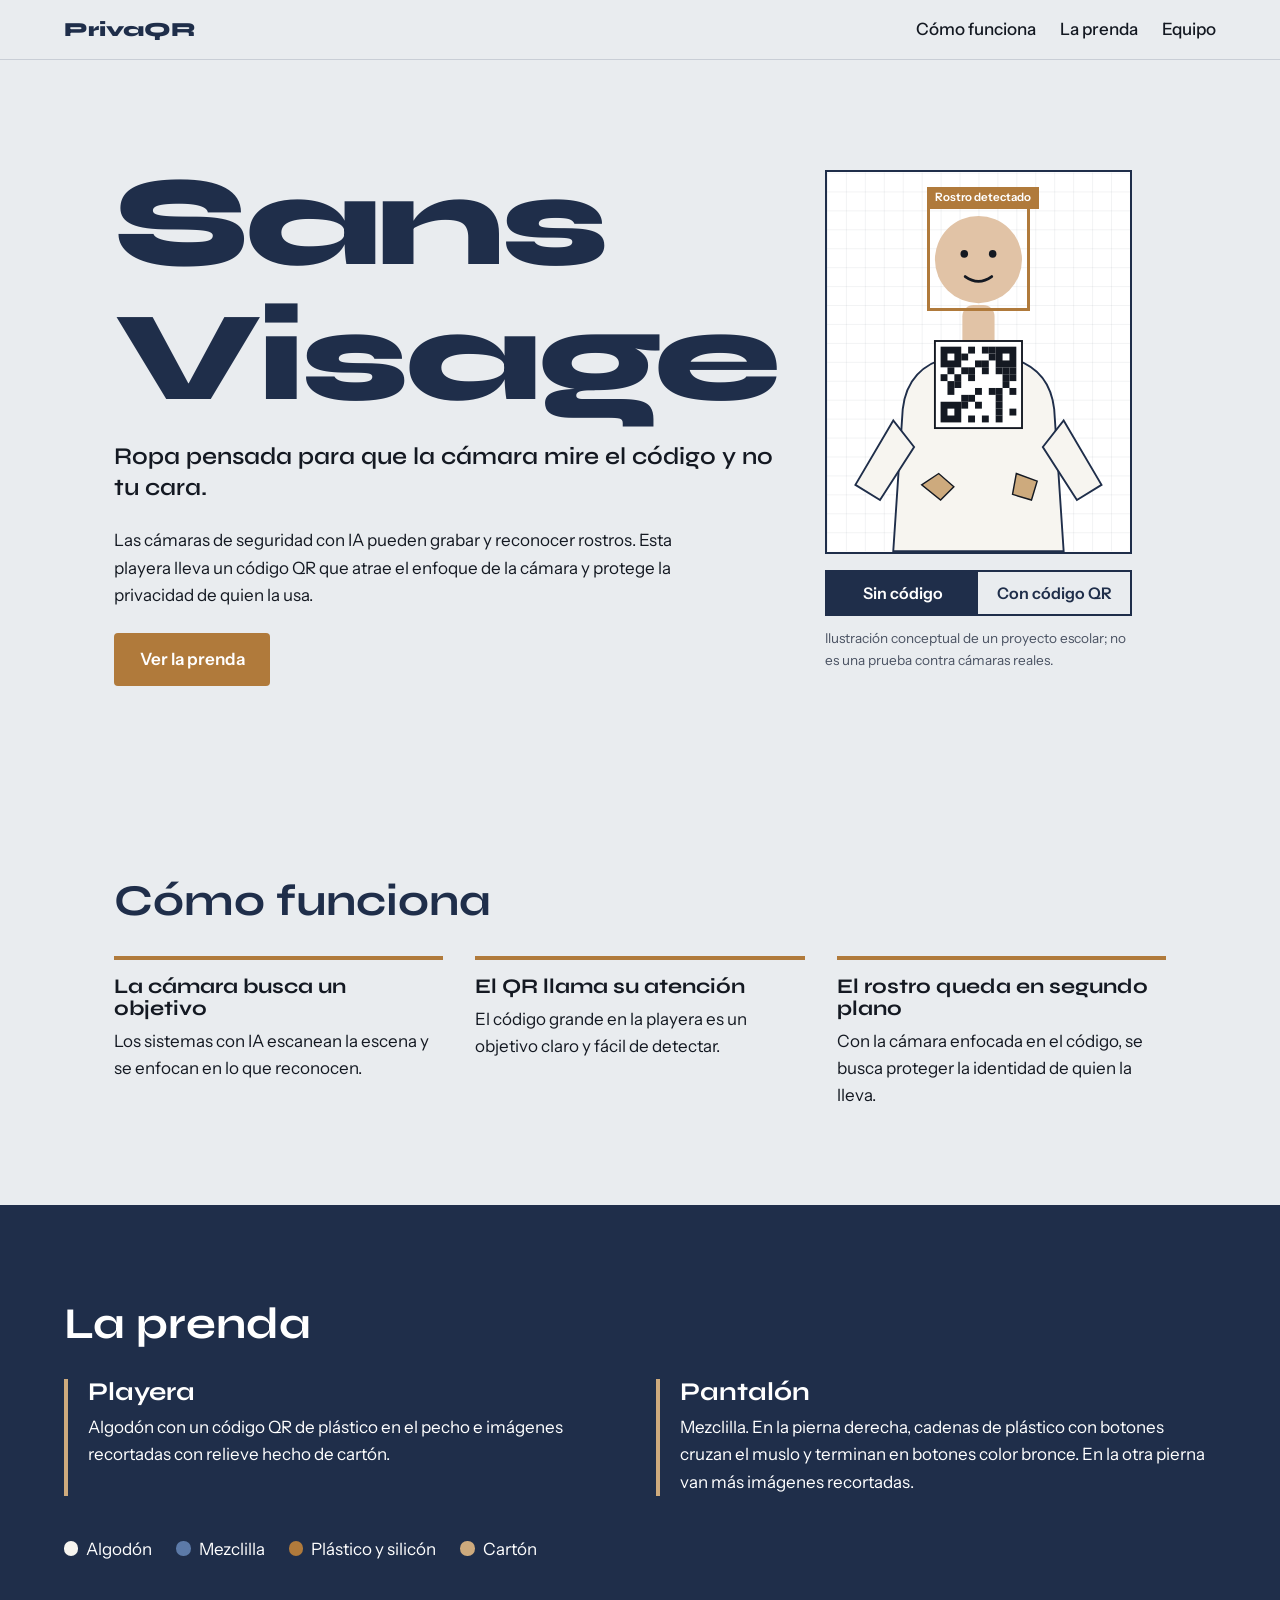
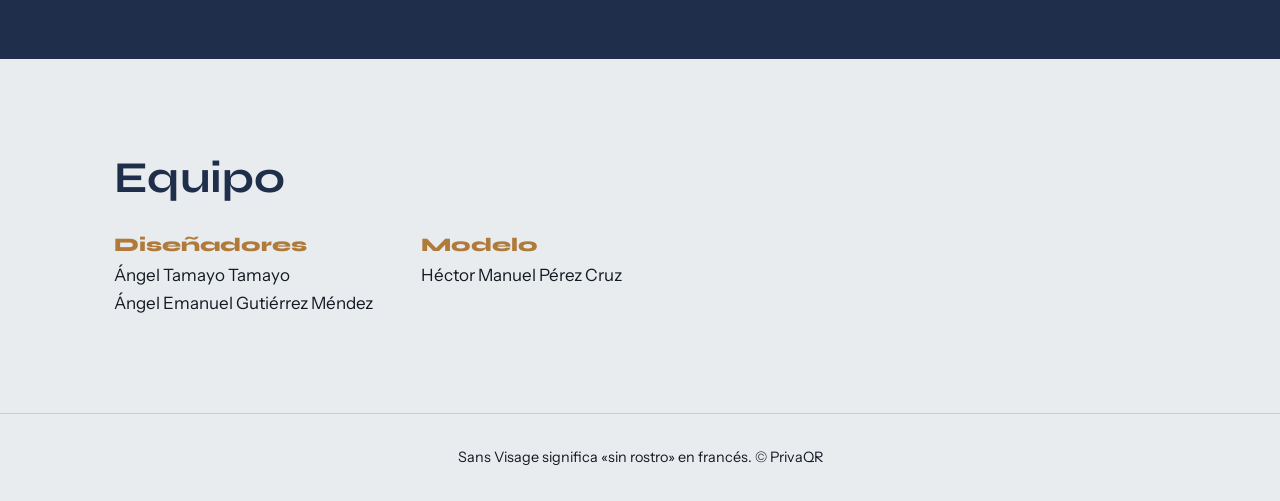
<file: index.html>
<!DOCTYPE html>
<html lang="es">
<head>
  <script async src="https://www.googletagmanager.com/gtm.js?id=GTM-MLDN5WSV"></script>
<script>
  window.dataLayer = window.dataLayer || [];
  function gtag(){dataLayer.push(arguments);}
  gtag('js', new Date());
</script>
<meta charset="UTF-8">
<meta name="viewport" content="width=device-width, initial-scale=1">
<title>Sans Visage · PrivaQR</title>
<meta name="description" content="Sans Visage, de PrivaQR: playera y pantalón con código QR para que las cámaras con IA miren el código y no tu rostro.">
<link rel="preconnect" href="https://fonts.googleapis.com">
<link rel="preconnect" href="https://fonts.gstatic.com" crossorigin>
<link href="https://fonts.googleapis.com/css2?family=Syne:wght@600;800&family=Instrument+Sans:wght@400;500;600&display=swap" rel="stylesheet">
<link rel="stylesheet" href="Style.css">
</head>
<body>
<header class="nav">
  <a class="brand" href="#inicio">PrivaQR</a>
  <nav>
    <a href="#como-funciona">Cómo funciona</a>
    <a href="#prenda">La prenda</a>
    <a href="#equipo">Equipo</a>
  </nav>
</header>

<main>
<section class="hero" id="inicio">
  <div class="hero-text">
    <h1>Sans Visage</h1>
    <p class="lead">Ropa pensada para que la cámara mire el código y no tu cara.</p>
    <p>Las cámaras de seguridad con IA pueden grabar y reconocer rostros. Esta playera lleva un código QR que atrae el enfoque de la cámara y protege la privacidad de quien la usa.</p>
    <a class="btn" href="#prenda">Ver la prenda</a>
  </div>

  <div class="demo">
    <div class="stage" id="stage" aria-label="Demostración de una cámara que detecta un rostro o un código QR">
      <svg viewBox="0 0 320 400" role="img" aria-label="Silueta con playera y código QR">
        <defs>
          <pattern id="grid" width="20" height="20" patternUnits="userSpaceOnUse">
            <path d="M20 0H0V20" fill="none" stroke="currentColor" stroke-opacity=".12"/>
          </pattern>
        </defs>
        <rect width="320" height="400" fill="url(#grid)"/>
        <path d="M70 400 L80 250 Q85 205 130 195 L190 195 Q235 205 240 250 L250 400Z" class="shirt"/>
        <path d="M70 262 L30 330 L56 346 L92 290Z M250 262 L290 330 L264 346 L228 290Z" class="shirt"/>
        <rect x="143" y="140" width="34" height="62" rx="12" class="skin"/>
        <g id="head"><circle cx="160" cy="92" r="46" class="skin"/><circle cx="145" cy="86" r="4" class="ink"/><circle cx="175" cy="86" r="4" class="ink"/><path d="M146 110 Q160 120 174 110" fill="none" class="stroke"/></g>
        <g id="qr"></g>
        <path d="M100 330 l18 -12 l16 14 l-14 14z M200 318 l22 8 l-6 20 l-20 -6z" class="kraft"/>
      </svg>
      <div class="box" id="box"><span id="boxLabel">Rostro detectado</span></div>
    </div>
    <div class="toggle" role="group" aria-label="Modo de la demostración">
      <button type="button" data-mode="sin" aria-pressed="true">Sin código</button>
      <button type="button" data-mode="con" aria-pressed="false">Con código QR</button>
    </div>
    <p class="note">Ilustración conceptual de un proyecto escolar; no es una prueba contra cámaras reales.</p>
  </div>
</section>

<section class="how" id="como-funciona">
  <h2>Cómo funciona</h2>
  <ol>
    <li><h3>La cámara busca un objetivo</h3><p>Los sistemas con IA escanean la escena y se enfocan en lo que reconocen.</p></li>
    <li><h3>El QR llama su atención</h3><p>El código grande en la playera es un objetivo claro y fácil de detectar.</p></li>
    <li><h3>El rostro queda en segundo plano</h3><p>Con la cámara enfocada en el código, se busca proteger la identidad de quien la lleva.</p></li>
  </ol>
</section>

<section class="garment" id="prenda">
  <h2>La prenda</h2>
  <div class="pieces">
    <article>
      <h3>Playera</h3>
      <p>Algodón con un código QR de plástico en el pecho e imágenes recortadas con relieve hecho de cartón.</p>
    </article>
    <article>
      <h3>Pantalón</h3>
      <p>Mezclilla. En la pierna derecha, cadenas de plástico con botones cruzan el muslo y terminan en botones color bronce. En la otra pierna van más imágenes recortadas.</p>
    </article>
  </div>
  <ul class="materials" aria-label="Materiales">
    <li><span class="dot cotton"></span>Algodón</li>
    <li><span class="dot denim"></span>Mezclilla</li>
    <li><span class="dot plastic"></span>Plástico y silicón</li>
    <li><span class="dot card"></span>Cartón</li>
  </ul>
</section>

<section class="team" id="equipo">
  <h2>Equipo</h2>
  <dl>
    <div><dt>Diseñadores</dt><dd>Ángel Tamayo Tamayo<br>Ángel Emanuel Gutiérrez Méndez</dd></div>
    <div><dt>Modelo</dt><dd>Héctor Manuel Pérez Cruz</dd></div>
  </dl>
</section>
</main>

<footer>
  <p>Sans Visage significa «sin rostro» en francés. © PrivaQR</p>
</footer>
<script src="Script.js"></script>
</body>
</html>
</file>
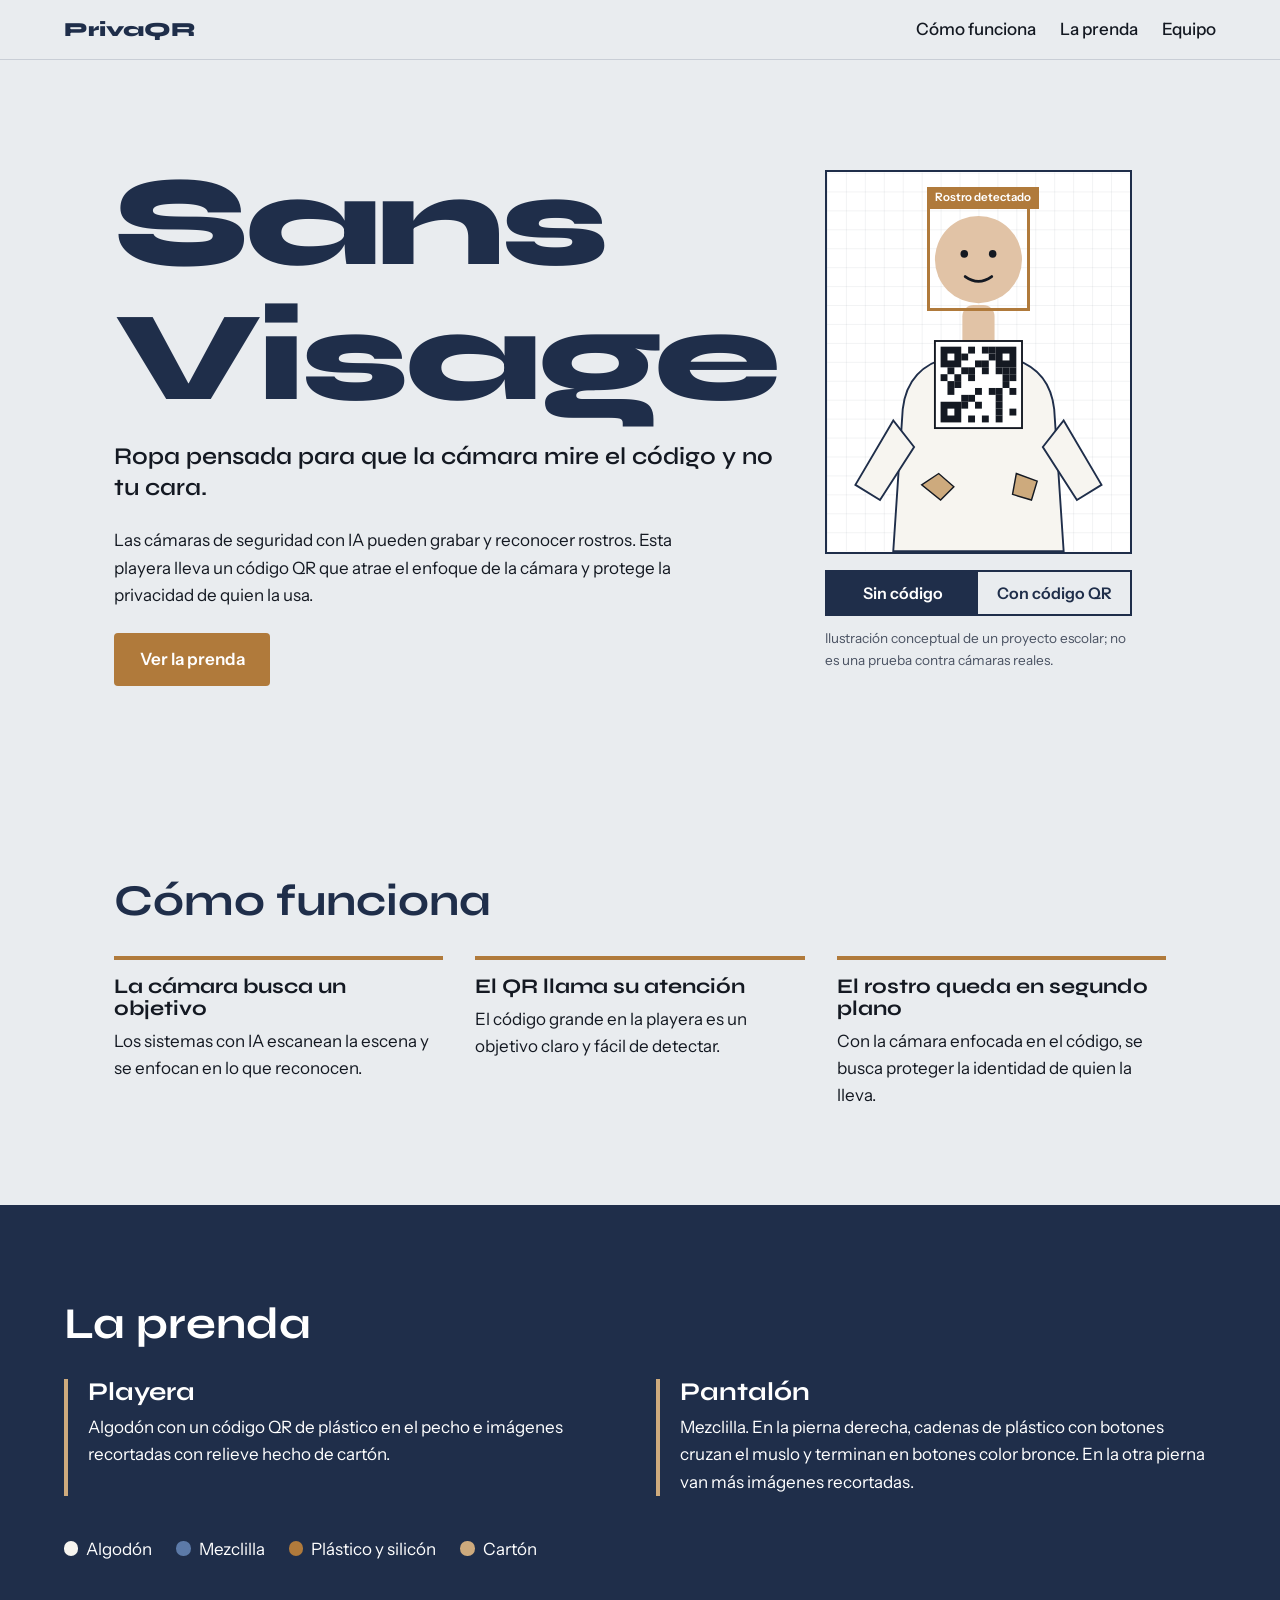
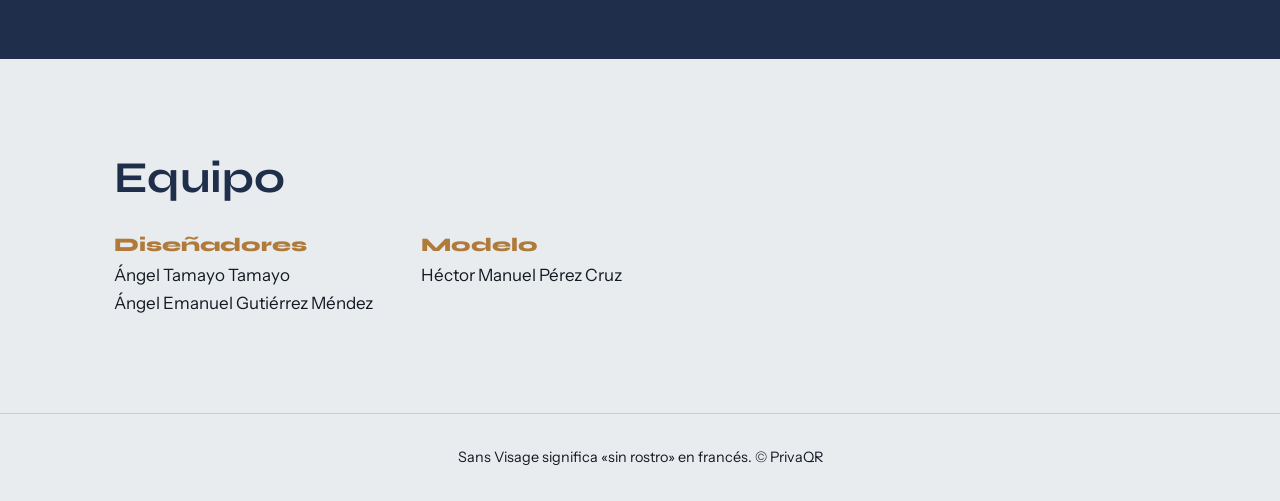
<file: indes.html>
<!DOCTYPE html>
<html lang="es">
<head>
<meta charset="UTF-8">
<meta name="viewport" content="width=device-width, initial-scale=1">
<title>Sans Visage · PrivaQR</title>
<meta name="description" content="Sans Visage, de PrivaQR: playera y pantalón con código QR para que las cámaras con IA miren el código y no tu rostro.">
<link rel="preconnect" href="https://fonts.googleapis.com">
<link rel="preconnect" href="https://fonts.gstatic.com" crossorigin>
<link href="https://fonts.googleapis.com/css2?family=Syne:wght@600;800&family=Instrument+Sans:wght@400;500;600&display=swap" rel="stylesheet">
<link rel="stylesheet" href="Style.css">
</head>
<body>
<header class="nav">
  <a class="brand" href="#inicio">PrivaQR</a>
  <nav>
    <a href="#como-funciona">Cómo funciona</a>
    <a href="#prenda">La prenda</a>
    <a href="#equipo">Equipo</a>
  </nav>
</header>

<main>
<section class="hero" id="inicio">
  <div class="hero-text">
    <h1>Sans Visage</h1>
    <p class="lead">Ropa pensada para que la cámara mire el código y no tu cara.</p>
    <p>Las cámaras de seguridad con IA pueden grabar y reconocer rostros. Esta playera lleva un código QR que atrae el enfoque de la cámara y protege la privacidad de quien la usa.</p>
    <a class="btn" href="#prenda">Ver la prenda</a>
  </div>

  <div class="demo">
    <div class="stage" id="stage" aria-label="Demostración de una cámara que detecta un rostro o un código QR">
      <svg viewBox="0 0 320 400" role="img" aria-label="Silueta con playera y código QR">
        <defs>
          <pattern id="grid" width="20" height="20" patternUnits="userSpaceOnUse">
            <path d="M20 0H0V20" fill="none" stroke="currentColor" stroke-opacity=".12"/>
          </pattern>
        </defs>
        <rect width="320" height="400" fill="url(#grid)"/>
        <path d="M70 400 L80 250 Q85 205 130 195 L190 195 Q235 205 240 250 L250 400Z" class="shirt"/>
        <path d="M70 262 L30 330 L56 346 L92 290Z M250 262 L290 330 L264 346 L228 290Z" class="shirt"/>
        <rect x="143" y="140" width="34" height="62" rx="12" class="skin"/>
        <g id="head"><circle cx="160" cy="92" r="46" class="skin"/><circle cx="145" cy="86" r="4" class="ink"/><circle cx="175" cy="86" r="4" class="ink"/><path d="M146 110 Q160 120 174 110" fill="none" class="stroke"/></g>
        <g id="qr"></g>
        <path d="M100 330 l18 -12 l16 14 l-14 14z M200 318 l22 8 l-6 20 l-20 -6z" class="kraft"/>
      </svg>
      <div class="box" id="box"><span id="boxLabel">Rostro detectado</span></div>
    </div>
    <div class="toggle" role="group" aria-label="Modo de la demostración">
      <button type="button" data-mode="sin" aria-pressed="true">Sin código</button>
      <button type="button" data-mode="con" aria-pressed="false">Con código QR</button>
    </div>
    <p class="note">Ilustración conceptual de un proyecto escolar; no es una prueba contra cámaras reales.</p>
  </div>
</section>

<section class="how" id="como-funciona">
  <h2>Cómo funciona</h2>
  <ol>
    <li><h3>La cámara busca un objetivo</h3><p>Los sistemas con IA escanean la escena y se enfocan en lo que reconocen.</p></li>
    <li><h3>El QR llama su atención</h3><p>El código grande en la playera es un objetivo claro y fácil de detectar.</p></li>
    <li><h3>El rostro queda en segundo plano</h3><p>Con la cámara enfocada en el código, se busca proteger la identidad de quien la lleva.</p></li>
  </ol>
</section>

<section class="garment" id="prenda">
  <h2>La prenda</h2>
  <div class="pieces">
    <article>
      <h3>Playera</h3>
      <p>Algodón con un código QR de plástico en el pecho e imágenes recortadas con relieve hecho de cartón.</p>
    </article>
    <article>
      <h3>Pantalón</h3>
      <p>Mezclilla. En la pierna derecha, cadenas de plástico con botones cruzan el muslo y terminan en botones color bronce. En la otra pierna van más imágenes recortadas.</p>
    </article>
  </div>
  <ul class="materials" aria-label="Materiales">
    <li><span class="dot cotton"></span>Algodón</li>
    <li><span class="dot denim"></span>Mezclilla</li>
    <li><span class="dot plastic"></span>Plástico y silicón</li>
    <li><span class="dot card"></span>Cartón</li>
  </ul>
</section>

<section class="team" id="equipo">
  <h2>Equipo</h2>
  <dl>
    <div><dt>Diseñadores</dt><dd>Ángel Tamayo Tamayo<br>Ángel Emanuel Gutiérrez Méndez</dd></div>
    <div><dt>Modelo</dt><dd>Héctor Manuel Pérez Cruz</dd></div>
  </dl>
</section>
</main>

<footer>
  <p>Sans Visage significa «sin rostro» en francés. © PrivaQR</p>
</footer>
<script src="Script.js"></script>
</body>
</html>
</file>
<file: Style.css>
:root{
  --paper:#E9ECEF; --ink:#141922; --denim:#1F2E4A; --bronze:#B07A3B; --kraft:#CDAA7D; --shirt:#F7F5F0;
  --display:'Syne',system-ui,sans-serif; --body:'Instrument Sans',system-ui,sans-serif;
}
*{box-sizing:border-box;margin:0}
html{scroll-behavior:smooth}
body{background:var(--paper);color:var(--ink);font:400 1.0625rem/1.6 var(--body)}
a{color:inherit}
:focus-visible{outline:3px solid var(--bronze);outline-offset:3px}
h1,h2,h3{font-family:var(--display);line-height:1.05}
.nav{display:flex;justify-content:space-between;align-items:center;padding:1rem clamp(1rem,5vw,4rem);position:sticky;top:0;background:var(--paper);z-index:5;border-bottom:1px solid #c9ced6}
.brand{font:800 1.25rem var(--display);text-decoration:none;color:var(--denim)}
.nav nav{display:flex;gap:1.5rem}
.nav nav a{text-decoration:none;font-weight:500}
.nav nav a:hover{color:var(--bronze)}
section{padding:clamp(3rem,8vw,6rem) clamp(1rem,5vw,4rem);max-width:1180px;margin:auto}
h2{font-size:clamp(1.75rem,4vw,2.75rem);margin-bottom:2rem;color:var(--denim)}
.hero{display:grid;grid-template-columns:1.1fr .9fr;gap:3rem;align-items:center}
.hero h1{font-size:clamp(3.5rem,11vw,8rem);font-weight:800;color:var(--denim);letter-spacing:-.03em;margin-bottom:1rem}
.lead{font:600 1.5rem/1.3 var(--display);margin-bottom:1rem}
.hero-text p{max-width:52ch;margin-bottom:1.5rem}
.btn{display:inline-block;background:var(--bronze);color:#fff;padding:.8rem 1.6rem;border-radius:4px;text-decoration:none;font-weight:600}
.btn:hover{background:var(--denim)}
.demo{max-width:380px;width:100%;justify-self:center}
.stage{position:relative;aspect-ratio:4/5;background:#fff;border:2px solid var(--denim);color:var(--denim);overflow:hidden}
.stage svg{width:100%;height:100%;display:block}
.shirt{fill:var(--shirt);stroke:var(--denim);stroke-width:2}
.skin{fill:#E1C3A6}.ink{fill:var(--ink)}.stroke{stroke:var(--ink);stroke-width:3;stroke-linecap:round}
.kraft{fill:var(--kraft);stroke:var(--ink);stroke-width:1.5}
#head{transition:filter .6s}
.stage.con #head{filter:blur(7px)}
.box{position:absolute;border:3px solid var(--bronze);left:33%;top:9%;width:34%;height:27.5%;transition:all .7s cubic-bezier(.6,0,.2,1)}
.box span{position:absolute;left:-3px;bottom:100%;background:var(--bronze);color:#fff;font:600 .72rem/1 var(--body);padding:.35rem .5rem;white-space:nowrap}
.stage.con .box{left:35.5%;top:43.5%;width:29%;height:23%}
.toggle{display:flex;margin-top:1rem;border:2px solid var(--denim)}
.toggle button{flex:1;padding:.7rem;font:600 1rem var(--body);background:transparent;color:var(--denim);border:0;cursor:pointer}
.toggle button[aria-pressed=true]{background:var(--denim);color:#fff}
.note{font-size:.85rem;margin-top:.75rem;color:#4a5262}
.how ol{list-style:none;padding:0;display:grid;grid-template-columns:repeat(3,1fr);gap:2rem}
.how li{border-top:4px solid var(--bronze);padding-top:1rem}
.how h3{font-size:1.3rem;margin-bottom:.5rem}
.garment{background:var(--denim);color:#fff;max-width:none}
.garment>*{max-width:1180px;margin-left:auto;margin-right:auto}
.garment h2{color:#fff}
.pieces{display:grid;grid-template-columns:1fr 1fr;gap:2rem}
.pieces article{border-left:4px solid var(--kraft);padding-left:1.25rem}
.pieces h3{font-size:1.6rem;margin-bottom:.5rem}
.materials{list-style:none;padding:0;display:flex;flex-wrap:wrap;gap:1.5rem;margin-top:2.5rem}
.dot{display:inline-block;width:.9rem;height:.9rem;border-radius:50%;margin-right:.5rem;vertical-align:-1px}
.cotton{background:var(--shirt)}.denim{background:#5C7AA8}.plastic{background:var(--bronze)}.card{background:var(--kraft)}
.team dl{display:flex;flex-wrap:wrap;gap:3rem}
.team dt{font:800 1.2rem var(--display);color:var(--bronze);margin-bottom:.4rem}
footer{padding:2rem;text-align:center;border-top:1px solid #c9ced6;font-size:.9rem}
@media(max-width:800px){
  .hero,.how ol,.pieces{grid-template-columns:1fr}
  .nav nav{gap:1rem;font-size:.9rem}
}
@media(prefers-reduced-motion:reduce){*{transition:none!important;scroll-behavior:auto!important}}
</file>
